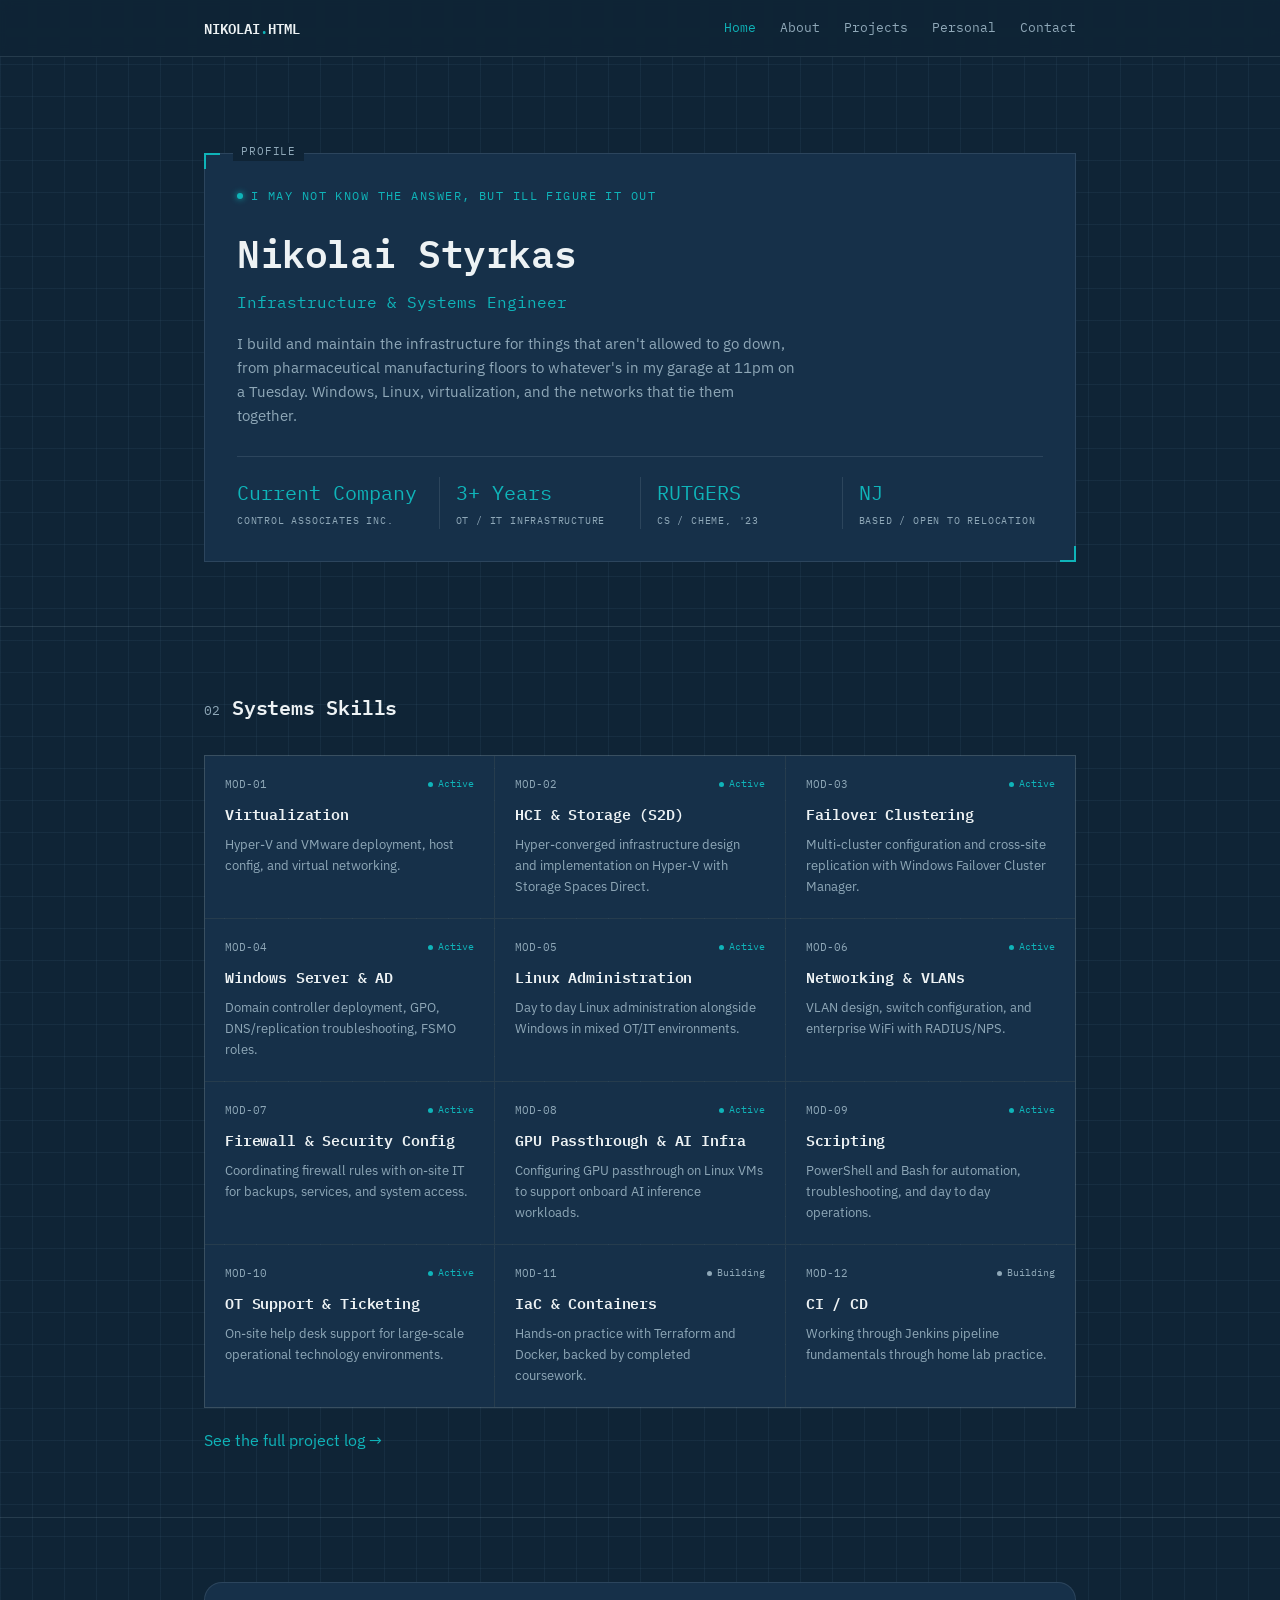
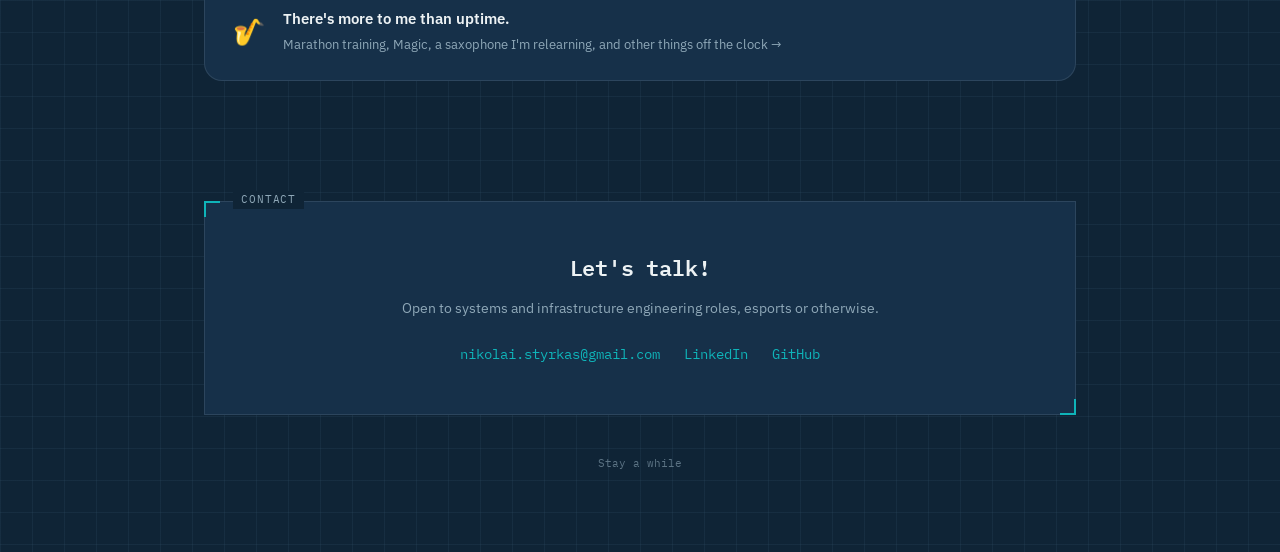
<file: index.html>
<!DOCTYPE html>
<html lang="en">
<head>
<meta charset="UTF-8">
<meta name="viewport" content="width=device-width, initial-scale=1.0">
<title>Nikolai — Infrastructure & Systems Engineer</title>
<link rel="stylesheet" href="css/style.css">
<link rel="stylesheet" href="css/personal.css">
</head>
<body>

<nav>
  <div class="wrap">
    <div class="nav-mark">NIKOLAI<span>.</span>HTML</div>
    <div class="nav-links">
      <a href="index.html" class="current">Home</a>
      <a href="about.html">About</a>
      <a href="projects.html">Projects</a>
      <a href="personal.html">Personal</a>
      <a href="contact.html">Contact</a>
    </div>
  </div>
</nav>

<header class="hero">
  <div class="wrap">
    <div class="panel reveal">
      <span class="fig-tag">PROFILE</span>
      <div class="eyebrow">I may not know the answer, but Ill figure it out</div>
      <h1>Nikolai Styrkas</h1>
      <div class="role">Infrastructure &amp; Systems Engineer</div>
      <p class="lede">
        I build and maintain the infrastructure for things that aren't allowed to go down,
        from pharmaceutical manufacturing floors to whatever's in my garage at 11pm on a Tuesday.
        Windows, Linux, virtualization, and the networks that tie them together.
      </p>

      <div class="status-strip">
        <div class="status-item">
          <div class="status-val">Current Company</div>
          <div class="status-label">Control Associates Inc.</div>
        </div>
        <div class="status-item">
          <div class="status-val">3+ Years</div>
          <div class="status-label">OT / IT Infrastructure</div>
        </div>
        <div class="status-item">
          <div class="status-val">RUTGERS</div>
          <div class="status-label">CS / ChemE, '23</div>
        </div>
        <div class="status-item">
          <div class="status-val">NJ</div>
          <div class="status-label">Based / Open to Relocation</div>
        </div>
      </div>
    </div>
  </div>
</header>

<section>
  <div class="wrap">
    <div class="section-head">
      <span class="section-num">02</span>
      <h2>Systems Skills</h2>
    </div>
    <div class="systems-grid" id="systems-grid">
      <p class="load-note">Loading systems data…</p>
    </div>
    <p style="margin-top:20px;"><a href="projects.html">See the full project log →</a></p>
  </div>
</section>

<section style="border-bottom: none;">
  <div class="wrap">
    <a href="personal.html" class="personal-teaser">
      <span class="cozy-icon" style="margin-bottom:0;">🎷</span>
      <span class="personal-teaser-text">
        <strong>There's more to me than uptime.</strong>
        <span>Marathon training, Magic, a saxophone I'm relearning, and other things off the clock →</span>
      </span>
    </a>
  </div>
</section>

<footer>
  <div class="wrap">
    <div class="panel contact-panel reveal">
      <span class="fig-tag">CONTACT</span>
      <h2>Let's talk!</h2>
      <p>Open to systems and infrastructure engineering roles, esports or otherwise.</p>
      <div class="contact-links">
        <a href="mailto:nikolai.styrkas@gmail.com">nikolai.styrkas@gmail.com</a>
        <a href="https://www.linkedin.com/in/nikolai-styrkas" target="_blank" rel="noopener noreferrer">LinkedIn</a>
        <a href="https://github.com/nstyrkas" target="_blank" rel="noopener">GitHub</a>
      </div>
    </div>
    <div class="foot-note">Stay a while</div>
  </div>
</footer>

<script src="js/main.js"></script>
</body>
</html>
</file>
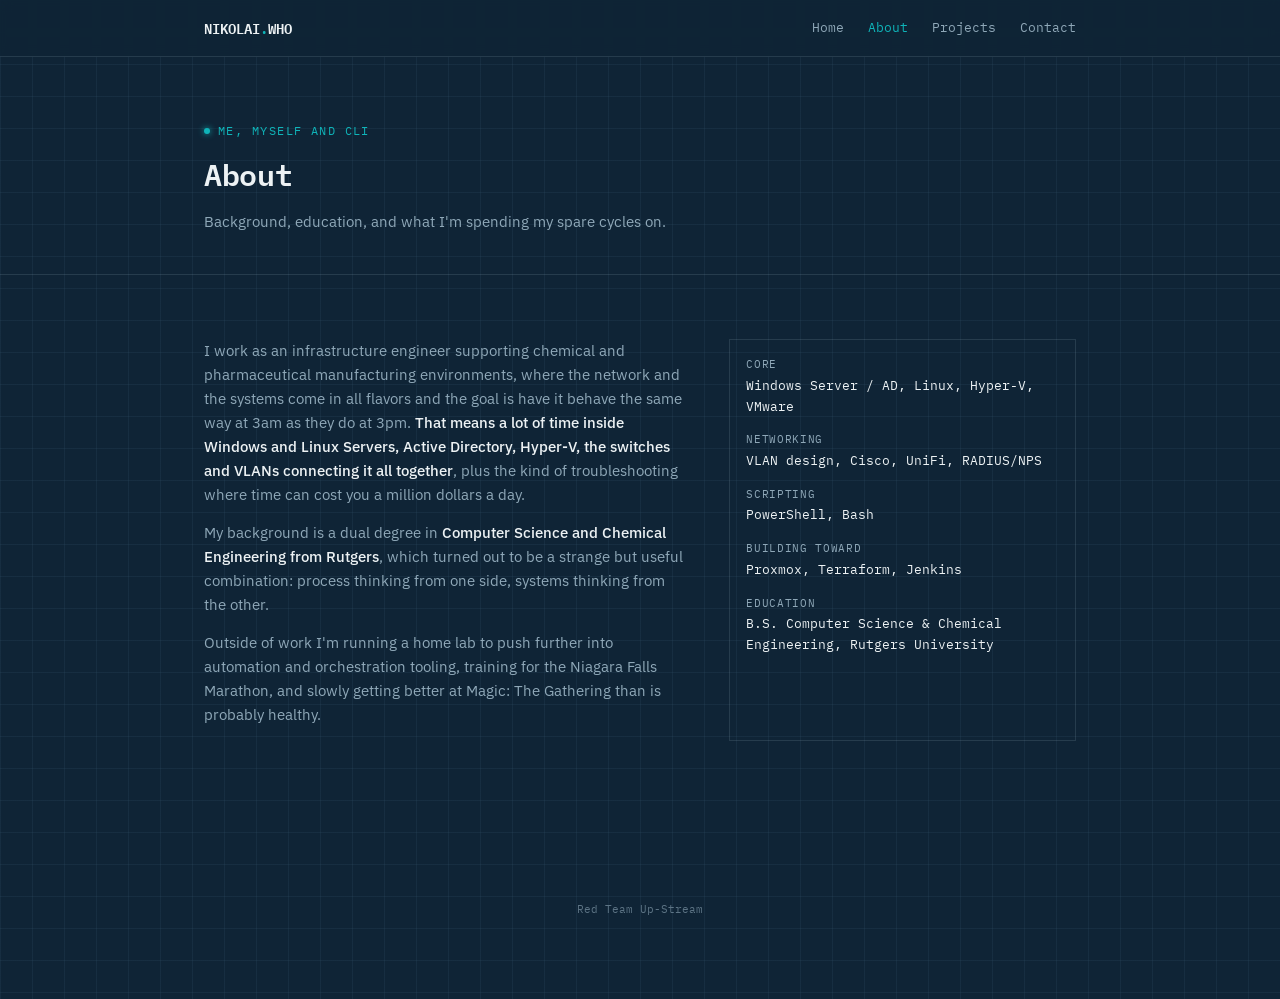
<file: about.html>
<!DOCTYPE html>
<html lang="en">
<head>
<meta charset="UTF-8">
<meta name="viewport" content="width=device-width, initial-scale=1.0">
<title>About — Nikolai</title>
<link rel="stylesheet" href="css/style.css">
</head>
<body>

<nav>
  <div class="wrap">
    <div class="nav-mark">NIKOLAI<span>.</span>WHO</div>
    <div class="nav-links">
      <a href="index.html">Home</a>
      <a href="about.html" class="current">About</a>
      <a href="projects.html">Projects</a>
      <a href="contact.html">Contact</a>
    </div>
  </div>
</nav>

<header class="page-header">
  <div class="wrap">
    <div class="eyebrow">Me, Myself and CLI</div>
    <h1>About</h1>
    <p>Background, education, and what I'm spending my spare cycles on.</p>
  </div>
</header>

<section>
  <div class="wrap">
    <div class="about-grid">
      <div>
        <p>
          I work as an infrastructure engineer supporting chemical and pharmaceutical manufacturing
          environments, where the network and the systems come in all flavors and the goal is have it behave the same way at 3am as
          they do at 3pm. <strong>That means a lot of time inside Windows and Linux Servers, Active Directory,
          Hyper-V, the switches and VLANs connecting it all together</strong>, plus the kind of
          troubleshooting where time can cost you a million dollars a day.
        </p>
        <p>
          My background is a dual degree in <strong>Computer Science and Chemical Engineering from
          Rutgers</strong>, which turned out to be a strange but useful combination: process thinking
          from one side, systems thinking from the other.
        </p>
        <p>
          Outside of work I'm running a home lab to push further into automation and orchestration
          tooling, training for the Niagara Falls Marathon, and slowly getting better at Magic: The
          Gathering than is probably healthy.
        </p>
      </div>
      <dl class="field-list">
        <dt>Core</dt>
        <dd>Windows Server / AD, Linux, Hyper-V, VMware</dd>
        <dt>Networking</dt>
        <dd>VLAN design, Cisco, UniFi, RADIUS/NPS</dd>
        <dt>Scripting</dt>
        <dd>PowerShell, Bash</dd>
        <dt>Building toward</dt>
        <dd>Proxmox, Terraform, Jenkins</dd>
        <dt>Education</dt>
        <dd>B.S. Computer Science &amp; Chemical Engineering, Rutgers University</dd>
      </dl>
    </div>
  </div>
</section>

<footer>
  <div class="wrap">
    <div class="foot-note">Red Team Up-Stream</div>
  </div>
</footer>

</body>
</html>
</file>
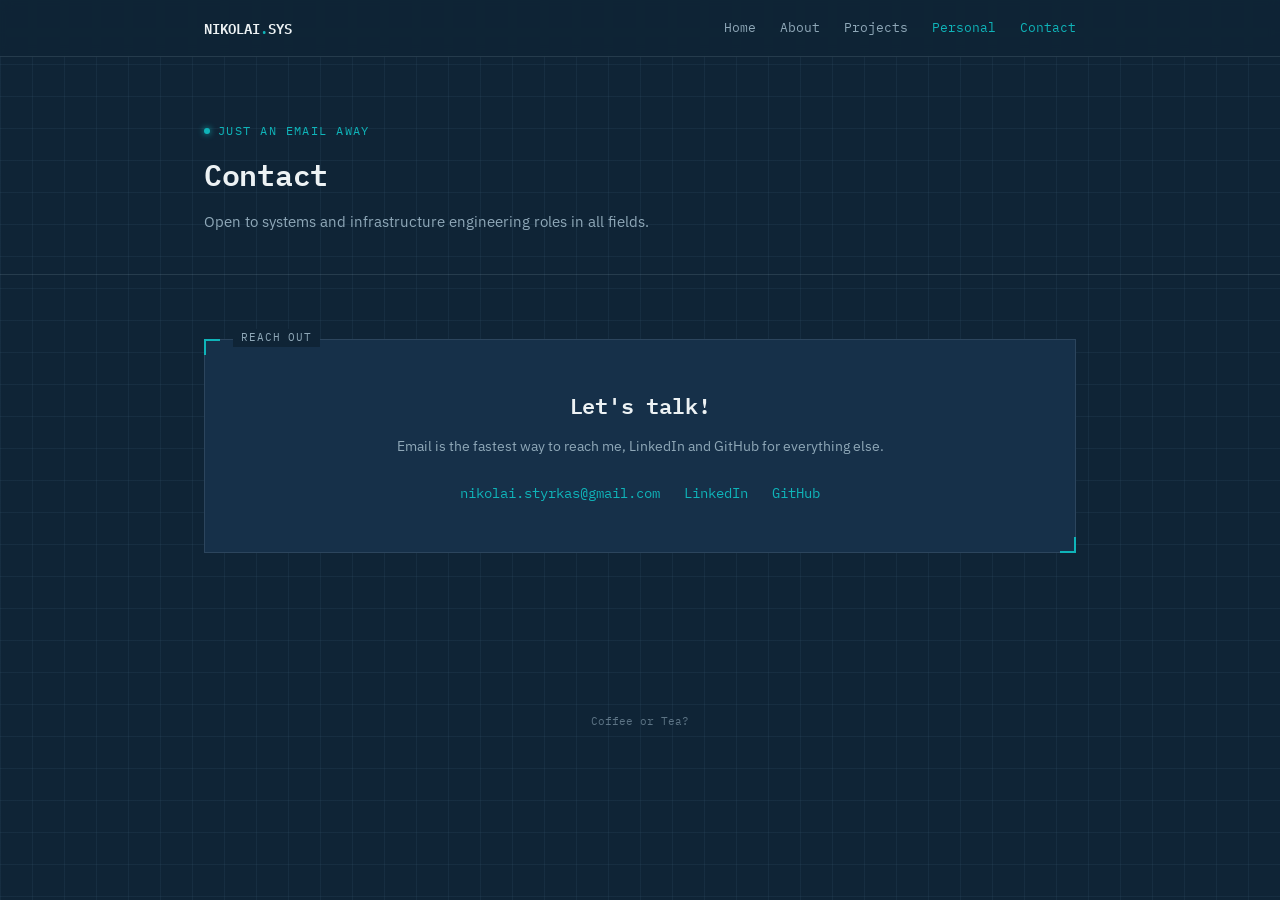
<file: contact.html>
<!DOCTYPE html>
<html lang="en">
<head>
<meta charset="UTF-8">
<meta name="viewport" content="width=device-width, initial-scale=1.0">
<title>Contact — Nikolai</title>
<link rel="stylesheet" href="css/style.css">
</head>
<body>

<nav>
  <div class="wrap">
    <div class="nav-mark">NIKOLAI<span>.</span>SYS</div>
    <div class="nav-links">
      <a href="index.html">Home</a>
      <a href="about.html">About</a>
      <a href="projects.html">Projects</a>
      <a href="personal.html" class="current">Personal</a>
      <a href="contact.html" class="current">Contact</a>
    </div>
  </div>
</nav>

<header class="page-header">
  <div class="wrap">
    <div class="eyebrow">Just an email away</div>
    <h1>Contact</h1>
    <p>Open to systems and infrastructure engineering roles in all fields.</p>
  </div>
</header>

<section style="border-bottom:none;">
  <div class="wrap">
    <div class="panel contact-panel reveal">
      <span class="fig-tag">REACH OUT</span>
      <h2>Let's talk!</h2>
      <p>Email is the fastest way to reach me, LinkedIn and GitHub for everything else.</p>
      <div class="contact-links">
        <a href="mailto:nikolai.styrkas@gmail.com">nikolai.styrkas@gmail.com</a>
        <a href="https://www.linkedin.com/in/nikolai-styrkas" target="_blank" rel="noopener noreferrer">LinkedIn</a>
        <a href="https://github.com/nstyrkas" target="_blank" rel="noopener">GitHub</a>
      </div>
    </div>
  </div>
</section>

<footer>
  <div class="wrap">
    <div class="foot-note">Coffee or Tea?</div>
  </div>
</footer>

</body>
</html>
</file>
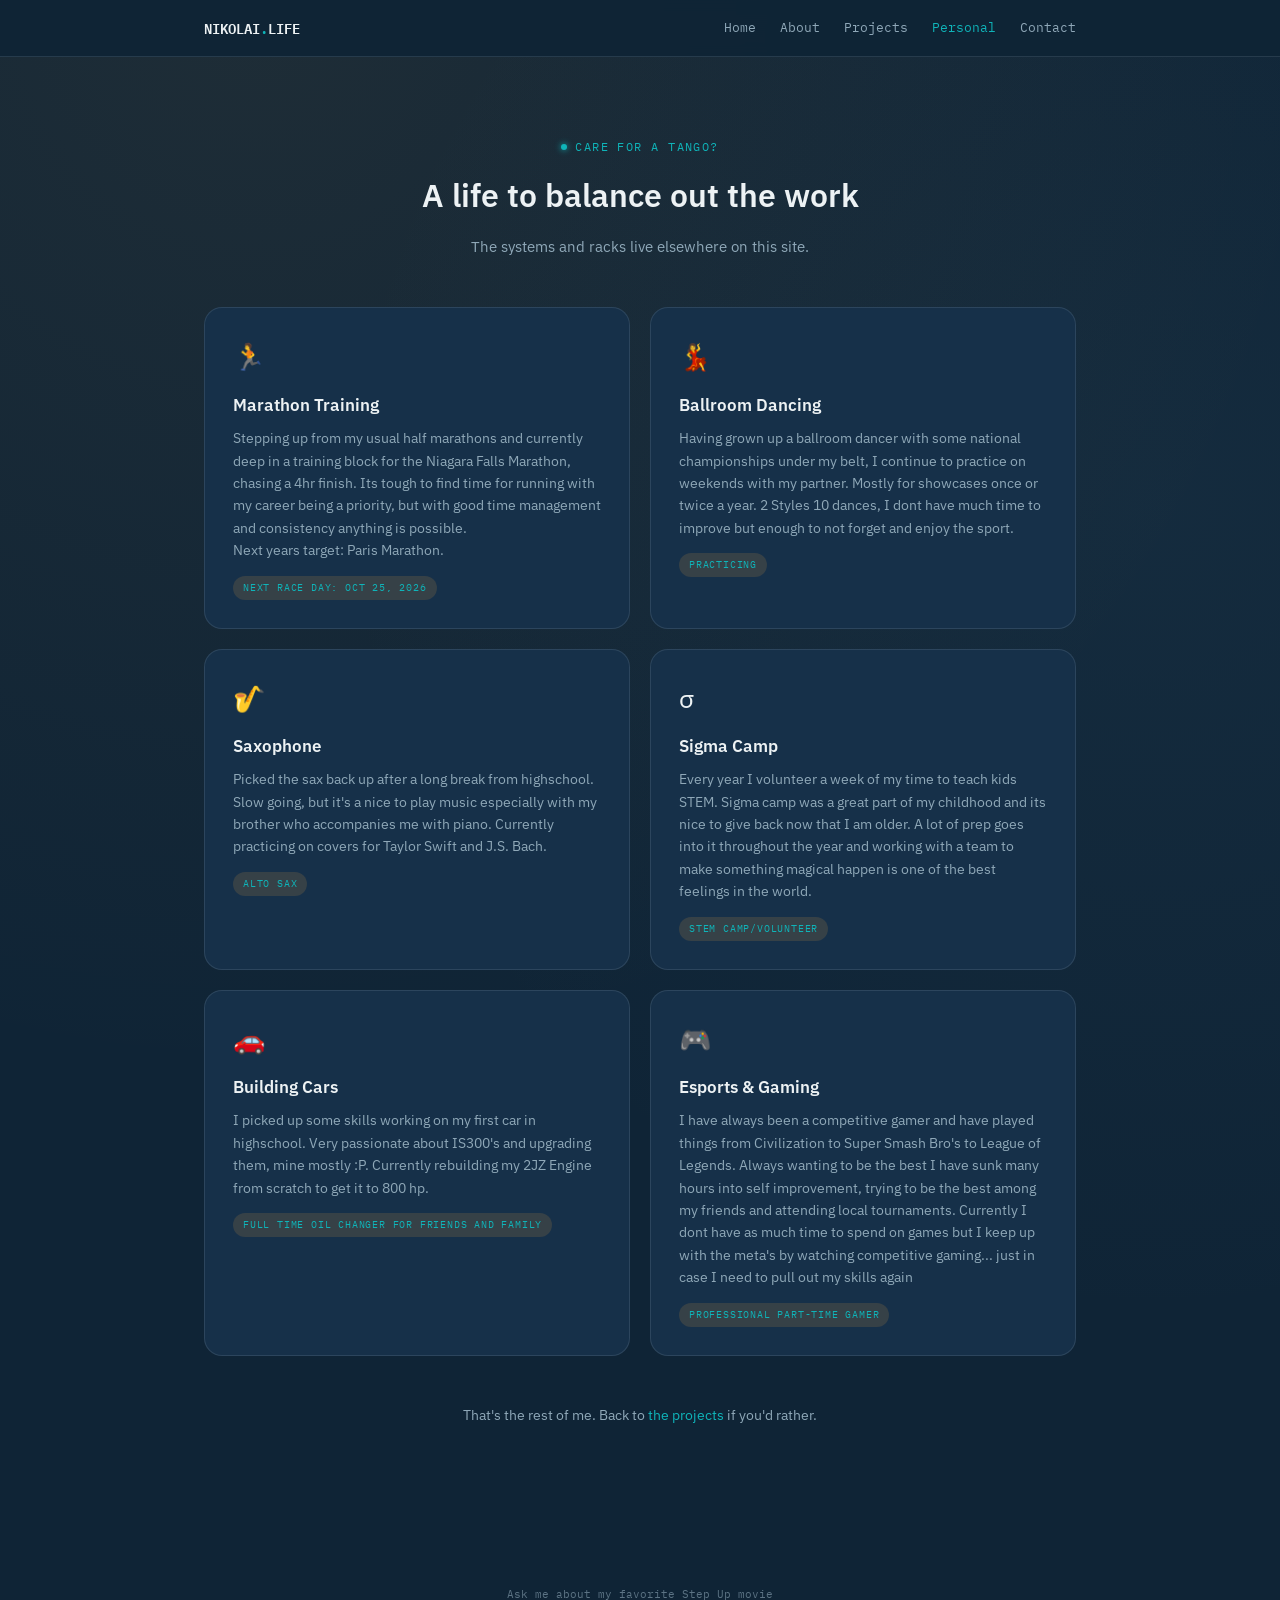
<file: personal.html>
<!DOCTYPE html>
<html lang="en">
<head>
<meta charset="UTF-8">
<meta name="viewport" content="width=device-width, initial-scale=1.0">
<title>Off the Clock — Nikolai</title>
<link rel="stylesheet" href="css/style.css">
<link rel="stylesheet" href="css/personal.css">
</head>
<body class="cozy">

<nav>
  <div class="wrap">
    <div class="nav-mark">NIKOLAI<span>.</span>LIFE</div>
    <div class="nav-links">
      <a href="index.html">Home</a>
      <a href="about.html">About</a>
      <a href="projects.html">Projects</a>
      <a href="personal.html" class="current">Personal</a>
      <a href="contact.html">Contact</a>
    </div>
  </div>
</nav>

<header class="cozy-header">
  <div class="wrap">
    <div class="eyebrow">Care for a tango?</div>
    <h1>A life to balance out the work</h1>
    <p>The systems and racks live elsewhere on this site.</p>
  </div>
</header>

<section style="border-bottom: none; padding-top: 0;">
  <div class="wrap">
    <div class="cozy-grid">

      <div class="cozy-card">
        <span class="cozy-icon">🏃</span>
        <h3>Marathon Training</h3>
        <p>
          Stepping up from my usual half marathons and currently deep in a training block for the Niagara Falls Marathon, chasing a 4hr finish.
          Its tough to find time for running with my career being a priority, but with good time management and consistency anything is possible.
        </p>
        <p>
         Next years target: Paris Marathon.
        </p>
        <span class="cozy-tag">Next Race Day: Oct 25, 2026</span>
      </div>

      <div class="cozy-card">
        <span class="cozy-icon">💃</span>
        <h3>Ballroom Dancing</h3>
        <p>
          Having grown up a ballroom dancer with some national championships under my belt, I continue to practice on weekends with my partner. Mostly for showcases once or twice a year. 2 Styles 10 dances, I dont have much time to improve but enough to not forget and enjoy the sport.
        </p>
        <span class="cozy-tag">Practicing</span>
      </div>

      <div class="cozy-card">
        <span class="cozy-icon">🎷</span>
        <h3>Saxophone</h3>
        <p>
          Picked the sax back up after a long break from highschool. Slow going, but it's a nice to play music especially with my brother who accompanies me with piano. Currently practicing on covers for Taylor Swift and J.S. Bach.
        </p>
        <span class="cozy-tag">Alto Sax</span>
      </div>

      <div class="cozy-card">
        <span class="cozy-icon">σ</span>
        <h3>Sigma Camp</h3>
        <p>
          Every year I volunteer a week of my time to teach kids STEM. Sigma camp was a great part of my childhood and its nice to give back now that I am older. A lot of prep goes into it throughout the year and working with a team to make something magical happen is one of the best feelings in the world.
        </p>
        <span class="cozy-tag">STEM camp/Volunteer</span>
      </div>

      <div class="cozy-card">
        <span class="cozy-icon">🚗</span>
        <h3>Building Cars</h3>
        <p>
          I picked up some skills working on my first car in highschool. Very passionate about IS300's and upgrading them, mine mostly :P. Currently rebuilding my 2JZ Engine from scratch to get it to 800 hp.
        </p>
        <span class="cozy-tag">Full time oil changer for friends and family</span>
      </div>

      <div class="cozy-card">
        <span class="cozy-icon">🎮</span>
        <h3>Esports &amp; Gaming</h3>
        <p>
          I have always been a competitive gamer and have played things from Civilization to Super Smash Bro's to League of Legends. Always wanting to be the best I have sunk many hours into self improvement, trying to be the best among my friends and attending local tournaments. Currently I dont have as much time to spend on games but I keep up with the meta's by watching competitive gaming... just in case I need to pull out my skills again
        </p>
        <span class="cozy-tag">Professional Part-Time Gamer</span>
      </div>

    </div>

    <p class="cozy-footer-note">That's the rest of me. Back to <a href="projects.html">the projects</a> if you'd rather.</p>
  </div>
</section>

<footer>
  <div class="wrap">
    <div class="foot-note">Ask me about my favorite Step Up movie</div>
  </div>
</footer>

</body>
</html>
</file>
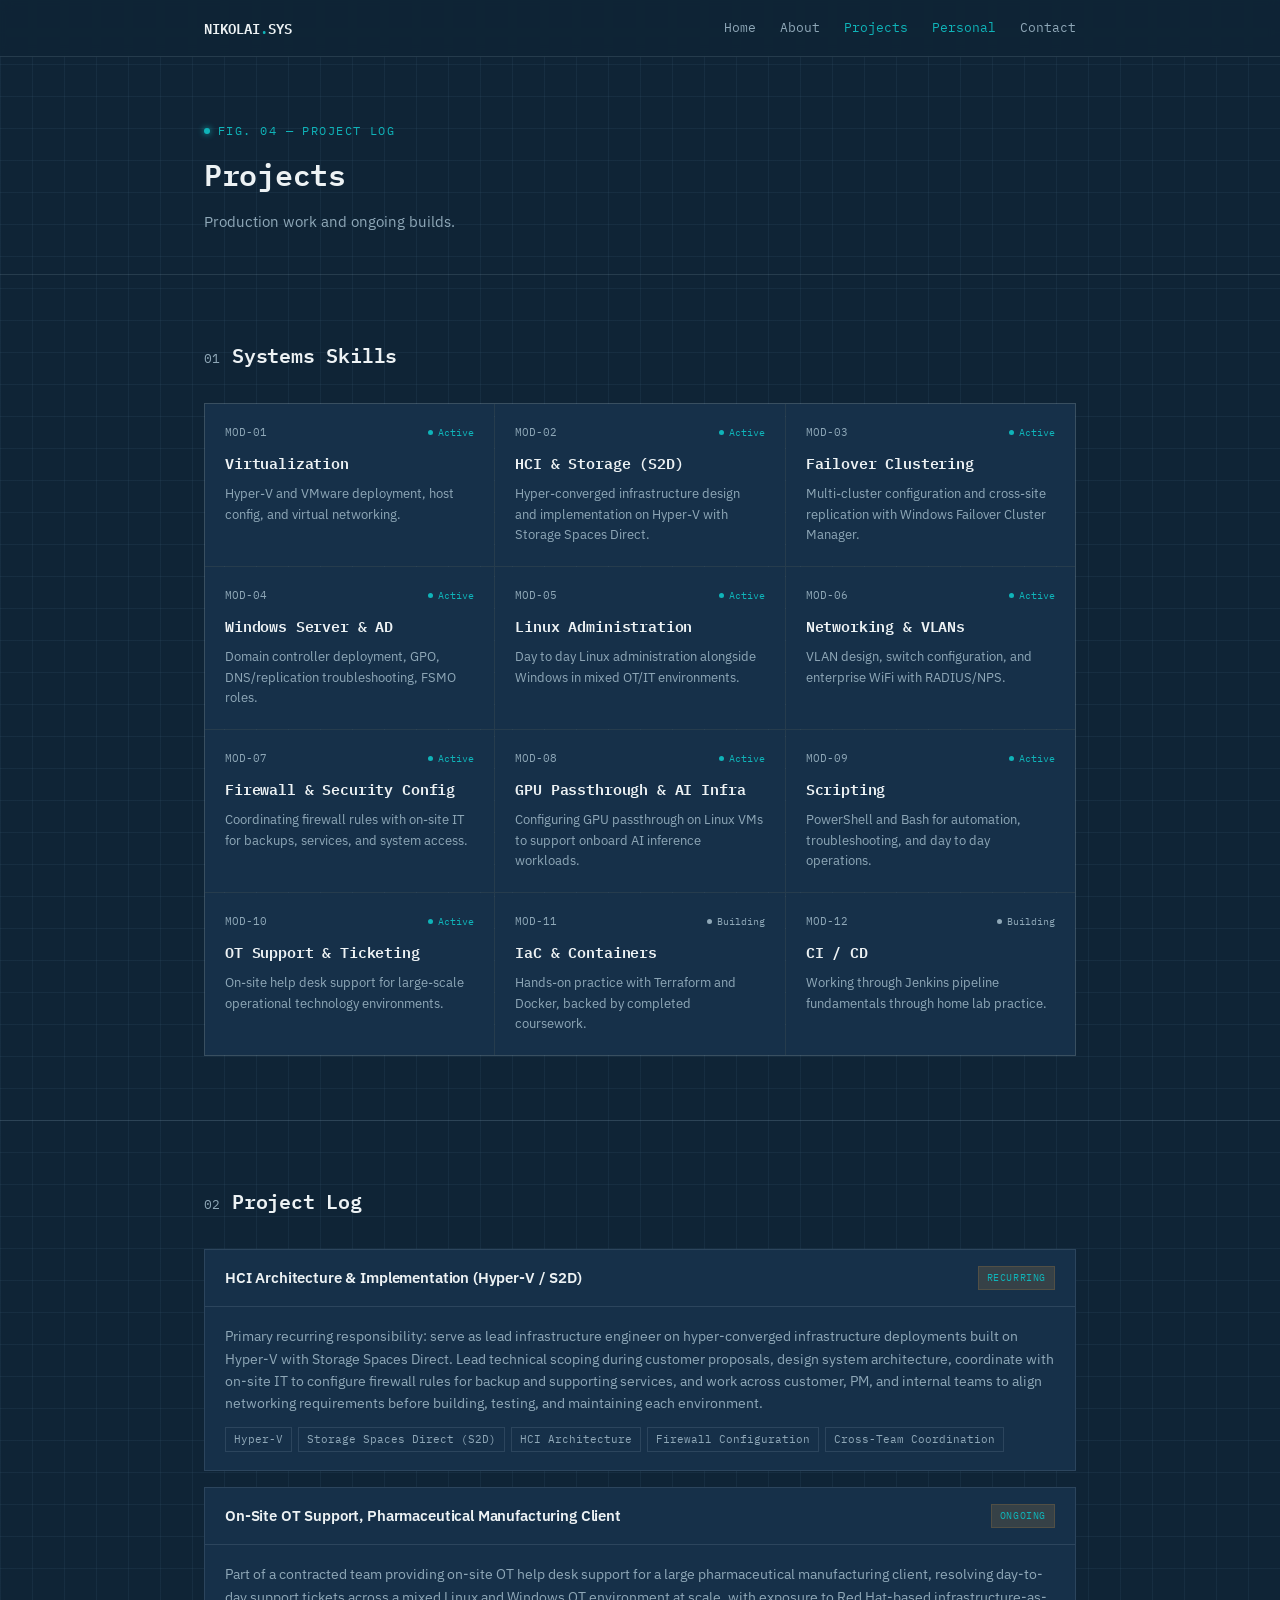
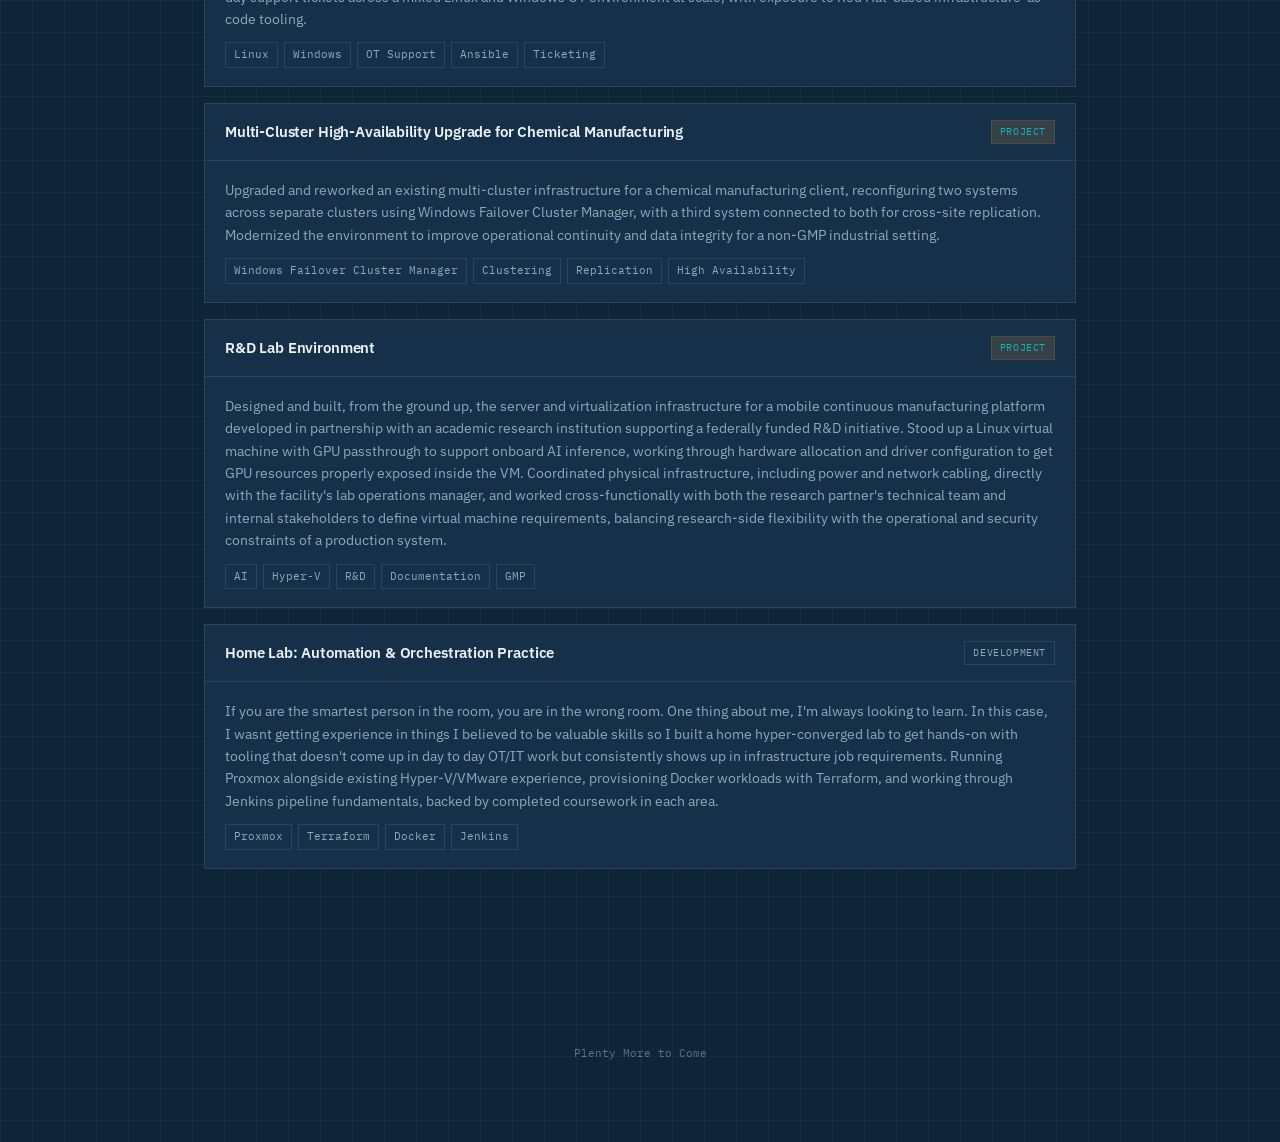
<file: projects.html>
<!DOCTYPE html>
<html lang="en">
<head>
<meta charset="UTF-8">
<meta name="viewport" content="width=device-width, initial-scale=1.0">
<title>Projects — Nikolai</title>
<link rel="stylesheet" href="css/style.css">
</head>
<body>

<nav>
  <div class="wrap">
    <div class="nav-mark">NIKOLAI<span>.</span>SYS</div>
    <div class="nav-links">
      <a href="index.html">Home</a>
      <a href="about.html">About</a>
      <a href="projects.html" class="current">Projects</a>
      <a href="personal.html" class="current">Personal</a>
      <a href="contact.html">Contact</a>
    </div>
  </div>
</nav>

<header class="page-header">
  <div class="wrap">
    <div class="eyebrow">FIG. 04 — Project Log</div>
    <h1>Projects</h1>
    <p>Production work and ongoing builds.</p>
  </div>
</header>

<section>
  <div class="wrap">
    <div class="section-head">
      <span class="section-num">01</span>
      <h2>Systems Skills</h2>
    </div>
    <div class="systems-grid" id="systems-grid">
      <p class="load-note">Loading systems data…</p>
    </div>
  </div>
</section>

<section>
  <div class="wrap">
    <div class="section-head">
      <span class="section-num">02</span>
      <h2>Project Log</h2>
    </div>
    <div id="projects-list">
      <p class="load-note">Loading project data…</p>
    </div>
  </div>
</section>

<footer>
  <div class="wrap">
    <div class="foot-note">Plenty More to Come</div>
  </div>
</footer>

<script src="js/main.js"></script>
</body>
</html>
</file>
<file: css/style.css>
@import url('https://fonts.googleapis.com/css2?family=IBM+Plex+Mono:wght@400;500;600;700&family=IBM+Plex+Sans:wght@400;500;600&display=swap');

:root {
  --bg: #0F2436;
  --panel: #163049;
  --panel-2: #1B3A57;
  --grid: rgba(108, 161, 191, 0.08);
  --line: rgba(143, 168, 184, 0.18);
  --text: #EDF2F4;
  --text-dim: #8FA8B8;
  --accent: #0fb4b9;
  --accent-dim: rgba(232, 163, 61, 0.15);
  --danger: #D14B3D;
  --mono: 'IBM Plex Mono', monospace;
  --sans: 'IBM Plex Sans', sans-serif;
}

* { margin: 0; padding: 0; box-sizing: border-box; }

html { scroll-behavior: smooth; }

body {
  background-color: var(--bg);
  background-image:
    linear-gradient(var(--grid) 1px, transparent 1px),
    linear-gradient(90deg, var(--grid) 1px, transparent 1px);
  background-size: 32px 32px;
  color: var(--text);
  font-family: var(--sans);
  line-height: 1.6;
  -webkit-font-smoothing: antialiased;
  min-height: 100vh;
}

a { color: var(--accent); text-decoration: none; }
a:hover { text-decoration: underline; }
a:focus-visible, button:focus-visible {
  outline: 2px solid var(--accent);
  outline-offset: 3px;
}

.wrap {
  max-width: 920px;
  margin: 0 auto;
  padding: 0 24px;
}

.eyebrow {
  font-family: var(--mono);
  font-size: 12px;
  letter-spacing: 0.12em;
  text-transform: uppercase;
  color: var(--accent);
  display: flex;
  align-items: center;
  gap: 8px;
}

.eyebrow::before {
  content: '';
  width: 6px;
  height: 6px;
  background: var(--accent);
  border-radius: 50%;
  display: inline-block;
  box-shadow: 0 0 6px var(--accent);
}

h1, h2, h3 {
  font-family: var(--mono);
  font-weight: 600;
  letter-spacing: -0.01em;
}

/* ---------- NAV ---------- */
nav {
  position: sticky;
  top: 0;
  z-index: 50;
  background: rgba(15, 36, 54, 0.92);
  backdrop-filter: blur(6px);
  border-bottom: 1px solid var(--line);
}
nav .wrap {
  display: flex;
  justify-content: space-between;
  align-items: center;
  height: 56px;
}
.nav-mark {
  font-family: var(--mono);
  font-weight: 600;
  font-size: 14px;
  color: var(--text);
}
.nav-mark span { color: var(--accent); }
.nav-links {
  display: flex;
  gap: 24px;
  font-family: var(--mono);
  font-size: 13px;
}
.nav-links a { color: var(--text-dim); }
.nav-links a:hover { color: var(--accent); text-decoration: none; }
.nav-links a.current { color: var(--accent); }

/* ---------- PAGE HEADER (non-home pages) ---------- */
.page-header {
  padding: 64px 0 40px;
  border-bottom: 1px solid var(--line);
}
.page-header h1 { font-size: 30px; margin-top: 10px; }
.page-header p { color: var(--text-dim); margin-top: 12px; max-width: 560px; font-size: 15px; }

/* ---------- HERO (home page) ---------- */
.hero {
  position: relative;
  padding: 96px 0 64px;
  border-bottom: 1px solid var(--line);
}

.panel {
  position: relative;
  border: 1px solid var(--line);
  background: var(--panel);
  padding: 32px;
}
.panel::before, .panel::after {
  content: '';
  position: absolute;
  width: 14px;
  height: 14px;
  border-color: var(--accent);
}
.panel::before {
  top: -1px; left: -1px;
  border-top: 2px solid var(--accent);
  border-left: 2px solid var(--accent);
}
.panel::after {
  bottom: -1px; right: -1px;
  border-bottom: 2px solid var(--accent);
  border-right: 2px solid var(--accent);
}

.fig-tag {
  position: absolute;
  top: -11px;
  left: 28px;
  background: var(--bg);
  padding: 0 8px;
  font-family: var(--mono);
  font-size: 11px;
  color: var(--text-dim);
  letter-spacing: 0.08em;
}

.hero h1 {
  font-size: 38px;
  margin-top: 18px;
  color: var(--text);
}
.hero .role {
  font-family: var(--mono);
  color: var(--accent);
  font-size: 16px;
  margin-top: 6px;
}
.hero p.lede {
  font-family: var(--sans);
  color: var(--text-dim);
  max-width: 560px;
  margin-top: 16px;
  font-size: 15px;
}

.status-strip {
  display: grid;
  grid-template-columns: repeat(4, 1fr);
  margin-top: 28px;
  border-top: 1px solid var(--line);
  padding-top: 20px;
}
.status-item {
  border-left: 1px solid var(--line);
  padding-left: 16px;
}
.status-item:first-child { border-left: none; padding-left: 0; }
.status-val {
  font-family: var(--mono);
  font-size: 20px;
  color: var(--accent);
}
.status-label {
  font-family: var(--mono);
  font-size: 10px;
  color: var(--text-dim);
  text-transform: uppercase;
  letter-spacing: 0.08em;
  margin-top: 4px;
}

/* ---------- SECTIONS ---------- */
section { padding: 64px 0; border-bottom: 1px solid var(--line); }
section:last-of-type { border-bottom: none; }

.section-head {
  display: flex;
  align-items: baseline;
  gap: 12px;
  margin-bottom: 32px;
}
.section-num {
  font-family: var(--mono);
  color: var(--text-dim);
  font-size: 13px;
}
.section-head h2 { font-size: 20px; color: var(--text); }

/* ---------- ABOUT ---------- */
.about-grid {
  display: grid;
  grid-template-columns: 1.4fr 1fr;
  gap: 40px;
}
.about-grid p { color: var(--text-dim); font-size: 15px; margin-bottom: 14px; }
.about-grid p strong { color: var(--text); font-weight: 500; }

.field-list {
  font-family: var(--mono);
  font-size: 13px;
  border: 1px solid var(--line);
  padding: 16px;
}
.field-list dt { color: var(--text-dim); font-size: 11px; text-transform: uppercase; letter-spacing: 0.06em; margin-top: 14px; }
.field-list dt:first-child { margin-top: 0; }
.field-list dd { color: var(--text); margin-top: 2px; }

/* ---------- SYSTEMS / SKILLS (rendered from JSON) ---------- */
.systems-grid {
  display: grid;
  grid-template-columns: repeat(3, 1fr);
  gap: 1px;
  background: var(--line);
  border: 1px solid var(--line);
}
.system-module {
  background: var(--panel);
  padding: 20px;
}
.module-head {
  display: flex;
  justify-content: space-between;
  align-items: center;
  margin-bottom: 10px;
}
.module-id {
  font-family: var(--mono);
  font-size: 11px;
  color: var(--text-dim);
}
.module-status {
  font-family: var(--mono);
  font-size: 10px;
  color: var(--accent);
  display: flex;
  align-items: center;
  gap: 5px;
}
.module-status::before {
  content: '';
  width: 5px; height: 5px;
  background: var(--accent);
  border-radius: 50%;
}
.module-status.building { color: var(--text-dim); }
.module-status.building::before { background: var(--text-dim); }
.system-module h3 { font-size: 15px; color: var(--text); margin-bottom: 8px; }
.system-module p { font-size: 13px; color: var(--text-dim); }

/* ---------- PROJECTS (rendered from JSON) ---------- */
.project {
  border: 1px solid var(--line);
  margin-bottom: 16px;
  background: var(--panel);
}
.project-head {
  display: flex;
  justify-content: space-between;
  align-items: center;
  padding: 16px 20px;
  border-bottom: 1px solid var(--line);
  gap: 12px;
  flex-wrap: wrap;
}
.project-head h3 {
  font-size: 15px;
  color: var(--text);
  font-family: var(--sans);
  font-weight: 600;
}
.project-tag {
  font-family: var(--mono);
  font-size: 10px;
  color: var(--accent);
  border: 1px solid var(--accent-dim);
  background: var(--accent-dim);
  padding: 3px 8px;
  text-transform: uppercase;
  letter-spacing: 0.06em;
  white-space: nowrap;
}
.project-tag.progress {
  color: var(--text-dim);
  border-color: var(--line);
  background: transparent;
}
.project-body { padding: 18px 20px; }
.project-body p { font-size: 14px; color: var(--text-dim); margin-bottom: 12px; }
.stack {
  display: flex;
  flex-wrap: wrap;
  gap: 6px;
  margin-top: 10px;
}
.stack span {
  font-family: var(--mono);
  font-size: 11px;
  color: var(--text-dim);
  border: 1px solid var(--line);
  padding: 3px 8px;
}

/* ---------- LOADING / EMPTY STATES ---------- */
.load-note {
  font-family: var(--mono);
  font-size: 12px;
  color: var(--text-dim);
  padding: 16px 0;
}

/* ---------- FOOTER / CONTACT ---------- */
footer { padding: 56px 0 80px; }
.contact-panel {
  text-align: center;
  padding: 48px 32px;
}
.contact-panel h2 { font-size: 22px; margin-bottom: 12px; color: var(--text); }
.contact-panel p { color: var(--text-dim); margin-bottom: 24px; font-size: 14px; }
.contact-links {
  display: flex;
  justify-content: center;
  gap: 24px;
  font-family: var(--mono);
  font-size: 14px;
  flex-wrap: wrap;
}
.foot-note {
  text-align: center;
  margin-top: 40px;
  font-family: var(--mono);
  font-size: 11px;
  color: var(--text-dim);
  opacity: 0.6;
}

/* ---------- MOTION ---------- */
.reveal {
  opacity: 0;
  transform: translateY(8px);
  animation: rise 0.6s ease forwards;
}
@keyframes rise { to { opacity: 1; transform: translateY(0); } }

@media (prefers-reduced-motion: reduce) {
  .reveal { animation: none; opacity: 1; transform: none; }
  html { scroll-behavior: auto; }
}

@media (max-width: 760px) {
  .about-grid { grid-template-columns: 1fr; }
  .systems-grid { grid-template-columns: 1fr 1fr; }
  .status-strip { grid-template-columns: 1fr 1fr; row-gap: 16px; }
  .status-item:nth-child(3) { border-left: none; padding-left: 0; }
  .nav-links { display: none; }
  .hero h1 { font-size: 28px; }
}

@media (max-width: 480px) {
  .systems-grid { grid-template-columns: 1fr; }
}
</file>
<file: css/personal.css>
/* Cozy overrides for the Personal page.
   Imports the base tokens from style.css but drops the schematic/blueprint
   treatment in favor of something warmer: rounded cards, soft glow, no grid. */

body.cozy {
  background-image: radial-gradient(
    circle at 20% 0%,
    rgba(232, 163, 61, 0.07),
    transparent 55%
  ),
  radial-gradient(
    circle at 90% 30%,
    rgba(108, 161, 191, 0.06),
    transparent 50%
  );
  background-size: cover;
  background-color: var(--bg);
}

.cozy-header {
  padding: 80px 0 48px;
  text-align: center;
}
.cozy-header .eyebrow {
  justify-content: center;
}
.cozy-header h1 {
  font-family: var(--sans);
  font-weight: 600;
  font-size: 32px;
  margin-top: 14px;
  letter-spacing: 0;
}
.cozy-header p {
  color: var(--text-dim);
  max-width: 480px;
  margin: 14px auto 0;
  font-size: 15px;
}

.cozy-grid {
  display: grid;
  grid-template-columns: repeat(2, 1fr);
  gap: 20px;
}

.cozy-card {
  background: var(--panel);
  border: 1px solid var(--line);
  border-radius: 18px;
  padding: 28px;
  transition: transform 0.25s ease, border-color 0.25s ease;
}
.cozy-card:hover {
  transform: translateY(-3px);
  border-color: rgba(232, 163, 61, 0.35);
}

.cozy-icon {
  font-size: 26px;
  margin-bottom: 14px;
  display: inline-block;
}

.cozy-card h3 {
  font-family: var(--sans);
  font-weight: 600;
  font-size: 17px;
  color: var(--text);
  margin-bottom: 8px;
  letter-spacing: 0;
}

.cozy-card p {
  font-size: 14px;
  color: var(--text-dim);
}

.cozy-tag {
  display: inline-block;
  margin-top: 14px;
  font-family: var(--mono);
  font-size: 10px;
  letter-spacing: 0.08em;
  text-transform: uppercase;
  color: var(--accent);
  background: var(--accent-dim);
  border-radius: 999px;
  padding: 4px 10px;
}

.cozy-footer-note {
  text-align: center;
  color: var(--text-dim);
  font-size: 14px;
  margin-top: 48px;
}

/* Teaser card linking to the Personal page from the home page */
.personal-teaser {
  display: flex;
  align-items: center;
  gap: 18px;
  background: var(--panel);
  border: 1px solid var(--line);
  border-radius: 18px;
  padding: 24px 28px;
  text-decoration: none;
  transition: transform 0.25s ease, border-color 0.25s ease;
}
.personal-teaser:hover {
  transform: translateY(-2px);
  border-color: rgba(232, 163, 61, 0.35);
  text-decoration: none;
}
.personal-teaser-text {
  display: flex;
  flex-direction: column;
  gap: 4px;
}
.personal-teaser-text strong {
  color: var(--text);
  font-family: var(--sans);
  font-size: 15px;
  font-weight: 600;
}
.personal-teaser-text span {
  color: var(--text-dim);
  font-size: 13px;
}

@media (max-width: 640px) {
  .cozy-grid {
    grid-template-columns: 1fr;
  }
  .cozy-header h1 {
    font-size: 26px;
  }
}
</file>
